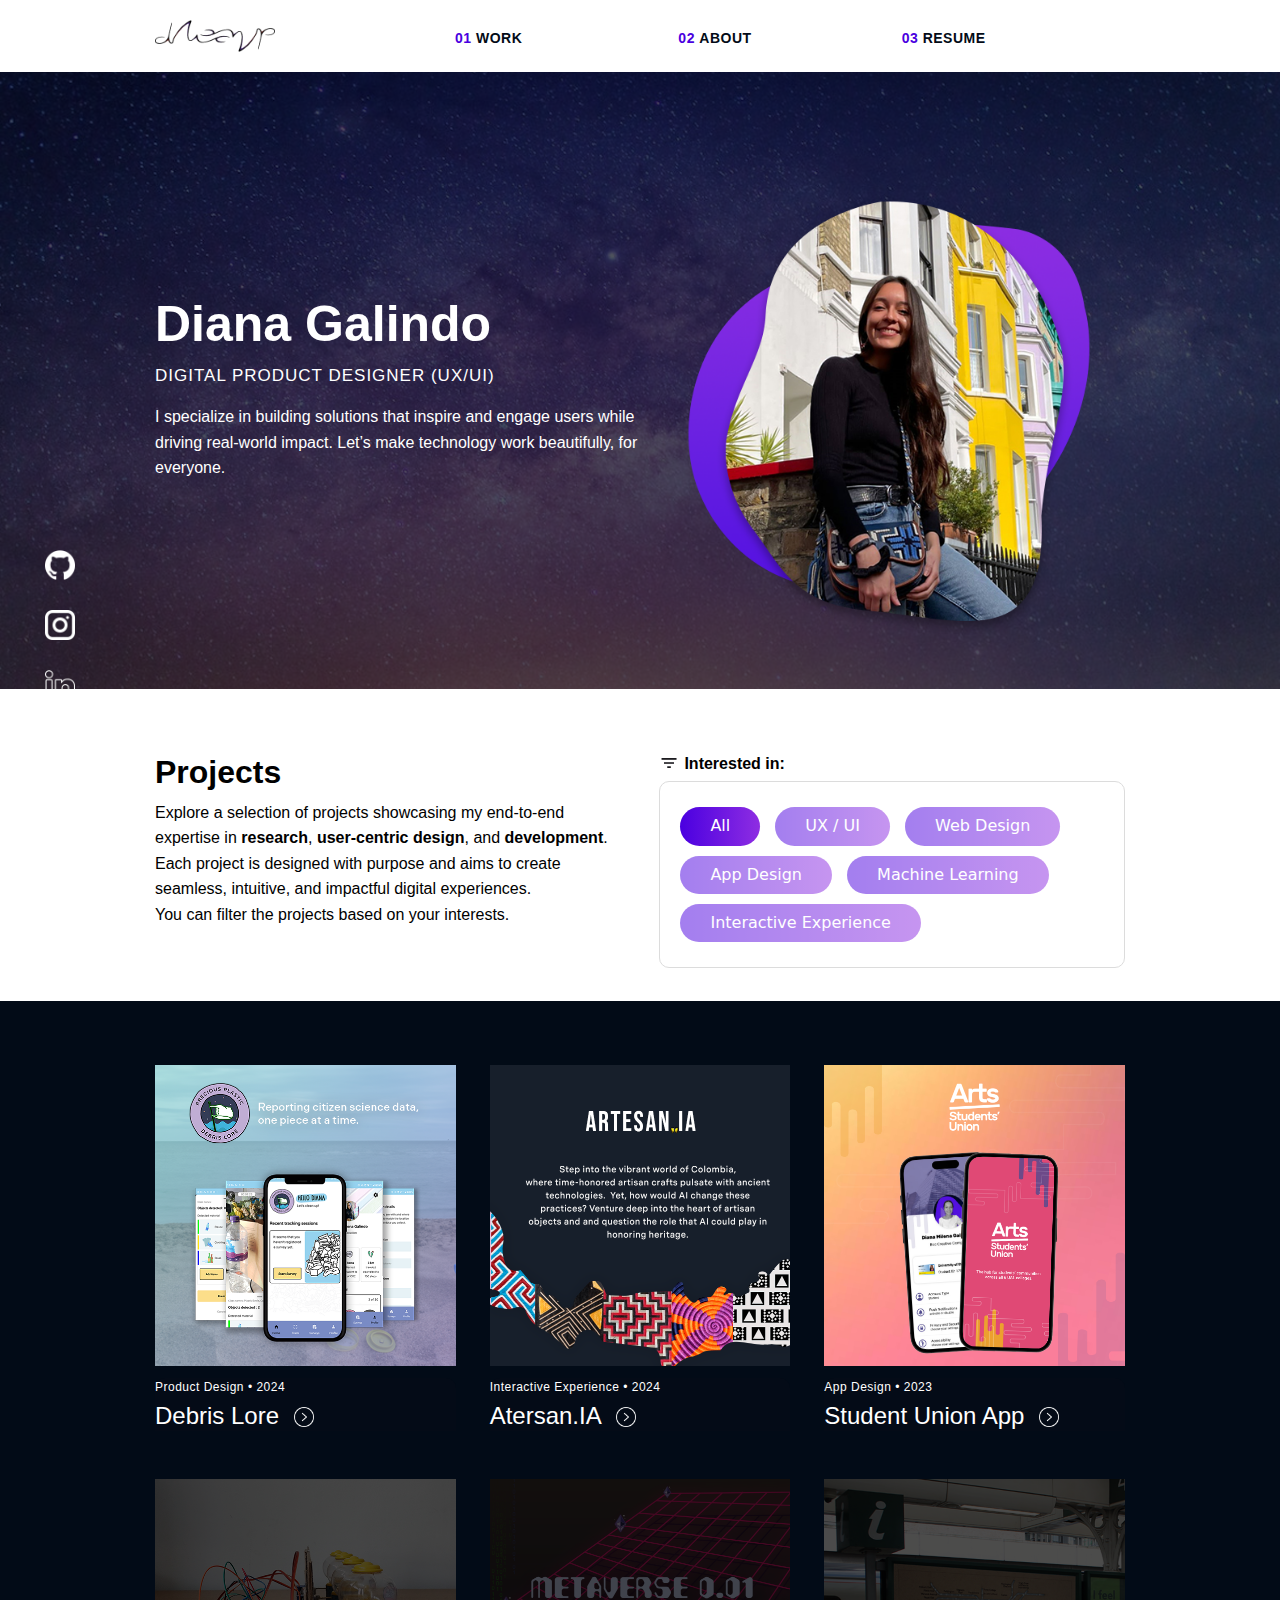
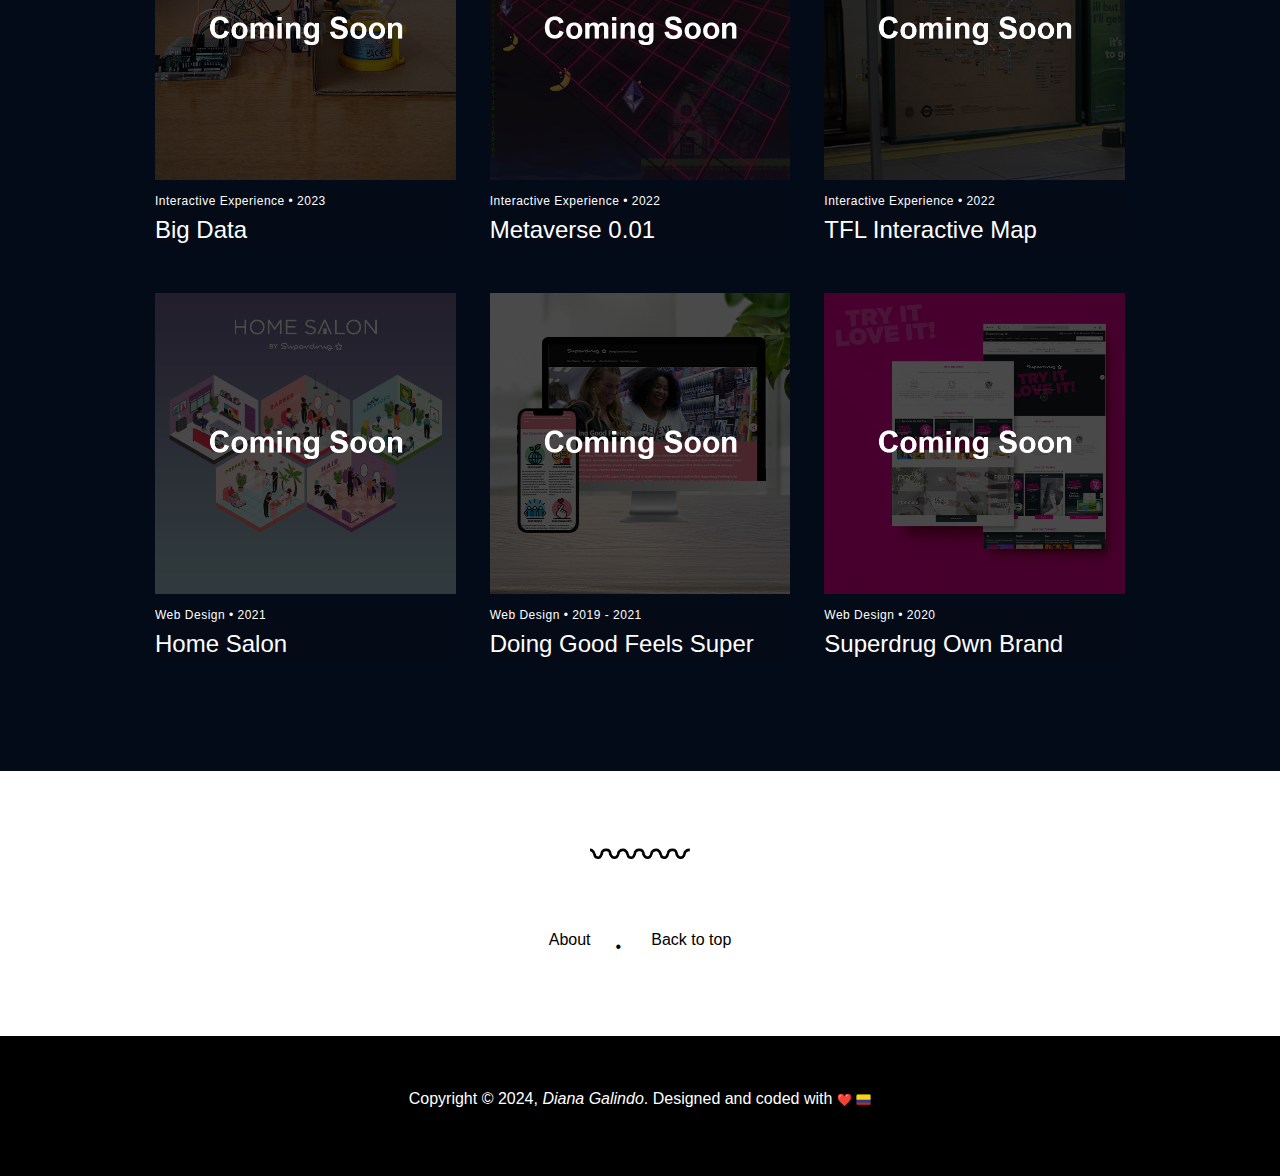
<file: index.html>
<!DOCTYPE html>
<html lang="en-GB">

<!-- HTML Header -->

<head>
    <!-- Load Global JavaScript -->
    <script src="script.js"></script>
    <script>addHTMLhead('Diana Galindo', 'Diana Galindo portfolio homepage', '');</script>

    <!-- Navigation dropdown necessary scripts-->
    <script integrity="sha384-q8i/X+965DzO0rT7abK41JStQIAqVgRVzpbzo5smXKp4YfRvH+8abtTE1Pi6jizo"
        crossorigin="anonymous"></script>
    <script src="https://code.jquery.com/jquery-3.3.1.slim.min.js"
        integrity="sha384-q8i/X+965DzO0rT7abK41JStQIAqVgRVzpbzo5smXKp4YfRvH+8abtTE1Pi6jizo"
        crossorigin="anonymous"></script>
    <script src="https://cdn.jsdelivr.net/npm/popper.js@1.14.7/dist/umd/popper.min.js"
        integrity="sha384-UO2eT0CpHqdSJQ6hJty5KVphtPhzWj9WO1clHTMGa3JDZwrnQq4sF86dIHNDz0W1"
        crossorigin="anonymous"></script>
    <script src="https://cdn.jsdelivr.net/npm/bootstrap@4.3.1/dist/js/bootstrap.min.js"
        integrity="sha384-JjSmVgyd0p3pXB1rRibZUAYoIIy6OrQ6VrjIEaFf/nJGzIxFDsf4x0xIM+B07jRM"
        crossorigin="anonymous"></script>

    <!-- Toggle and animation for the navigation dropdown -->
    <script>
        $(document).ready(function () {
            $('.navbar_button').on('click', function () {
                $('.animated-icon').toggleClass('open');
            });
        });
    </script>
</head>

<body id="portfolio_homepage">
    <main>
        <!-- Homepage introduction section -->
        <section arial-label="Homepage. Diana's introduction" class="intro margin_fix_desktop">
            <header>
                <div id="global_nav">&nbsp;</div>
                <script>globalNav('')</script>
            </header>
            <div class="content-wrapper desktop_wrapper">
                <div class="intro-text">
                    <div class="flex-child">
                        <h1 class="white-text">Diana Galindo <!--<img src="images/Avatar_emoji.png" width="40px" alt="">--></h1>
                        <p class="subheader white-text">Digital Product Designer (UX/UI)</p>
                        <p class="white-text">I specialize in building solutions that inspire and engage users while driving real-world impact. Let’s make technology work beautifully, for everyone.
                    </div>
                    <div class="flex-child">
                        <img class="presentation-img" src="images/homepage-intro-image.png"
                            alt="Black and white photograph of Diana">
                    </div>

                </div>
            </div>
        </section>
        <div class="white-rectangle">&nbsp;</div>
        <!-- Homepage Projects Section -->
        <section id="portfolio_projects" class="sitewide_menu">
            <div class="flex-container content-wrapper desktop_wrapper margin-top">
                <div class="margin-bottom flex-desktop-child">
                    <h2>Projects</h2>
                    <p>Explore a selection of projects showcasing my end-to-end expertise in <strong>research</strong>, <strong>user-centric design</strong>, and <strong>development</strong>.
                    Each project is designed with purpose and aims to create seamless, intuitive, and impactful digital experiences. </br>You can filter the 
                    projects based on your interests.
                    </p>
                </div>
                <!-- Filter buttons/ example by W3 referenced in the script section-->
                <div class="flex-desktop-child">
                    <h3 class="filter_title"><img class="filter_img" src="/images/filter_black_icon.png" width="20px"
                            alt="">Interested in:</h3>
                    <div class="filter_by_container margin-bottom margin_fix_desktop">
                        <div id="project_filter">
                            <button arial-label="All Projects" class="btn_filter active"
                                onclick="applyfilter('all')">All</button>
                            <button aria-label="Creative Computing projects" class="btn_filter"
                                onclick="applyfilter('ux')">UX / UI</button>    
                            <button arial-label="Web design projects" class="btn_filter"
                                onclick="applyfilter('web')">Web Design</button>
                            <button aria-label="Creative Computing projects" class="btn_filter"
                                onclick="applyfilter('app')">App Design</button>
                            <button aria-label="Creative Computing projects" class="btn_filter"
                                onclick="applyfilter('ml')">Machine Learning</button>
                            <button aria-label="Creative Computing projects" class="btn_filter"
                                onclick="applyfilter('ie')">Interactive Experience</button>
                             
                        </div>
                    </div>
                </div>
            </div>


            <!-- Elements that will be filtered. A single element can belong to multiple categories -->
            <div class="margin-bottom general_background">
                <div class="filter_container content-wrapper desktop_wrapper">
                    <!-- Debris Lore -->
                    <div class="filter app ux ml all">
                        <a href="project-debris-lore/index.html">
                            <img src="Projects/images/portfolio-projects-debris-lore.png"
                                loading="lazy"
                                alt="Project: Debris Lore. Category: App Design, UX and UI design, Machine Learning. Year: 2024.">
                            <div class="project_headers">
                                <span>Product Design &#8226 2024</span>
                                <h3 class="white-text">Debris Lore</h3>
                                <img src="images/arrow-right.png" alt="">
                            </div>
                        </a>
                    </div>
                    <!-- Artesan-IA -->
                    <div class="filter ie ml all">
                        <a href="../project-artesan-ia/index.html">
                            <img src="Projects/images/portfolio-projects-artesan-ia.png"
                            loading="lazy"
                                alt="Project: Artesan.IA. Category: Interactive Experience, Machine Learning. Year: 2024.">
                            <div class="project_headers">
                                <span>Interactive Experience &#8226 2024</span>
                                <h3 class="white-text">Atersan.IA</h3>
                                <img src="images/arrow-right.png" alt="">
                            </div>
                        </a>
                    </div>
                    <!-- Owunstaya -->
                    <!-- <div class="filter web ux all">
                        <a href="#">
                            <img src="Projects/images/comingSoon_Owunstaya.png"
                            loading="lazy"
                                alt="Project: Owunstaya. Category: Web design, UX and UI design. Year: 2024.">
                            <div class="project_headers">
                                <span>Web Design &#8226 2024</span>
                                <h3 class="white-text">Owunstaya</h3>
                            </div>
                        </a>
                    </div> -->
                    <!-- Student Union App -->
                    <div class="filter app ux all">
                        <a href="../project-student-union-app/index.html">
                            <img src="Projects/images/portfolio-projects-student-union-app.png"
                            loading="lazy"
                                alt="Project: Student Union App. Category: App design, UX and UI design. Year: 2023.">
                            <div class="project_headers">
                                <span>App Design &#8226 2023</span>
                                <h3 class="white-text">Student Union App</h3>
                                <img src="images/arrow-right.png" alt="">
                            </div>
                        </a>
                    </div>
                    <!-- Big Data -->
                    <div class="filter ie all">
                        <a href="#">
                            <img src="Projects/images/comingSoon_BigData.png"
                            loading="lazy"
                                alt="Project: Big Data and the Self. Category: Interactive Experience. Year: 2023.">
                            <div class="project_headers">
                                <span>Interactive Experience &#8226 2023</span>
                                <h3 class="white-text">Big Data </h3>
                            </div>
                        </a>
                    </div>
                    <!-- Metaverse Project -->
                    <div class="filter ie">
                        <a href="#">
                        <img src="Projects/images/comingSoon_metaverse.png"
                        loading="lazy"
                            alt="Project: Metaverse 0.01. Category: Interactive Experience. Year: 2022.">
                        <div class="project_headers">
                            <span>Interactive Experience &#8226 2022</span>
                            <h3 class="white-text">Metaverse 0.01</h3>
                        </div>
                    </a>
                    </div>
                    <!-- TFL physical computing map Project -->
                    <div class="filter ie">
                        <a href="#">
                        <img src="Projects/images/comingSoon_physical.png"
                        loading="lazy"
                            alt="Project: TFL map. Category: Interactive Experience. Year: 2022.">
                        <div class="project_headers">
                            <span>Interactive Experience &#8226 2022</span>
                            <h3 class="white-text">TFL Interactive Map</h3>
                        </div>
                    </a>
                    </div>
                    <!-- Home Salon Project -->
                    <div class="filter web ux ie all">
                        <a href="#">
                            <img src="Projects/images/comingSoon_homeSalon.png"
                            loading="lazy"
                                alt="Project: Home Salon. Category: Web Design, UX and UI design, Interactive Experience. Year: 2021.">
                            <div class="project_headers">
                                <span>Web Design &#8226 2021</span>
                                <h3 class="white-text">Home Salon</h3>
                            </div>
                        </a>
                    </div>
                    <!-- DGFS superdrug project -->
                    <div class="filter web ux">
                        <a href="#">
                        <img src="Projects/images/comingSoon_DGFS.png"
                        loading="lazy"
                            alt="Project: Doing Good Feels Super. Category: Web Design, UX and UI Design. Year: 2019 - 2021.">
                        <div class="project_headers">
                            <span>Web Design &#8226 2019 - 2021</span>
                            <h3 class="white-text">Doing Good Feels Super</h3>
                        </div>
                        </a>
                    </div>
                    <!-- Superdrug Own Brand web design Project -->
                    <div class="filter web ux ">
                        <a href="#">
                        <img src="Projects/images/comingSoon_OwnBrand.png"
                        loading="lazy"
                            alt="Project: Superdrug Own Brand Landing Page. Category: Web design. Year: 2019.">
                        <div class="project_headers">
                            <span>Web Design &#8226 2020</span>
                            <h3 class="white-text">Superdrug Own Brand</h3>
                        </div>
                        </a>
                    </div>
                </div>
            </div>
        </section>

        <!-- Homepage About section -->
        <section arial-label="About me" id="about_me" class="about">
            <!-- <div class="content-wrapper about_content desktop_wrapper">
                <div class="left_side">
                    <p>Lorem ipsum, dolor sit amet consectetur adipisicing elit. Dolor vel aliquam quam deleniti harum
                        veniam,
                        architecto nobis optio necessitatibus sequi soluta dolores, non deserunt praesentium ex culpa
                        id,
                        laborum nisi.
                    </p>
                </div>
                <div class="right_side">
                    <p>Lorem ipsum, dolor sit amet consectetur adipisicing elit. Dolor vel aliquam quam deleniti harum
                        veniam,
                        architecto nobis optio necessitatibus sequi soluta dolores, non deserunt praesentium ex culpa
                        id,
                        laborum nisi.
                    </p>
                </div>
            </div>
            <div class="content-wrapper contact_cta desktop_wrapper">
                <div class="margin-bottom">
                    <a href="mailto:dianamilena24@gmail.com" class="contact_me">Contact me!</a>
                    <a href="Diana_CV_2022.pdf" target="_blank" class="resume">Resume</a>
                </div>
            </div> -->

            <!-- Divider and end of page menu -->
            <div class="end_menu">
                <div class="content-wrapper margin-bottom">
                    <img class="divider margin-bottom" src="images/divider-black.png" width="10px" alt="">
                    <span><a href="Projects/portfolio_projects.html">About</a>&#8226</span>
                    <!-- <span><a href="Lab/portfolio_lab.html">Playground</a>&#8226</span> -->
                    <span><a href="#global_nav">Back to top</a></span>
                </div>
            </div>

            <!-- Homepage about section (bottom in mobile view, sticky to the left in desktop view) -->
            <section class="social_media general_background">
                <a href="https://github.com/DianaMGalindo" target="_blank"><img class="github"
                        src="images/github-logo.png" alt="Github logo. Go to Diana's profile."></a>
                <a href="https://www.instagram.com/diana_milenagc/" target="_blank"><img class="instagram"
                        src="images/instagram.png" alt="Instagram logo. Go to Diana's Instagram profile"></a>
                <a href="https://www.linkedin.com/in/galindo-diana/" target="_blank"><img class="linkedin"
                        src="images/linkedin.png" alt="Linkedin logo. Go to Diana's Linkedin profile"></a>
                <img class="social_deco" src="images/social_media_deco.png" alt="">
                <!--No alt text, as it is a decorative img-->
            </section>

        </section>
    </main>

    <!-- Loading global footer -->
    <footer id="globalFooter"></footer>
    <script>addFooter('');</script>

    <!-- Filter for projects/ Why is this script not working when it is placed on the global Script ???-->
    <!-- Reference: https://www.w3schools.com/howto/tryit.asp?filename=tryhow_js_filter_elements -->
    <script>
        applyfilter("all")
        function applyfilter(c) {
            var getFilter, i;
            getFilter = document.getElementsByClassName("filter");
            if (c == "all") c = "";
            //Add the 'show' class from the elements that were filtered. 
            //Remove the 'show' class from the elements that are not selected.
            for (i = 0; i < getFilter.length; i++) {
                removeClass(getFilter[i], "show");
                // why does it need to be greater than -1 ???
                if (getFilter[i].className.indexOf(c) > -1) addClass(getFilter[i], "show");
            }
        }

        //Show filtered elements (create addClass function)

        function addClass(element, name) {
            var i, arr1, arr2;
            arr1 = element.className.split(" ");
            arr2 = name.split(" ");

            for (i = 0; i < arr2.length; i++) {
                if (arr1.indexOf(arr2[i]) == -1) {
                    element.className += " " + arr2[i];
                }
            }
        }

        //Hide elements that are not selected

        function removeClass(element, name) {
            var i, arr1, arr2;
            arr1 = element.className.split(" ");
            arr2 = name.split(" ");

            for (i = 0; i < arr2.length; i++) {
                while (arr1.indexOf(arr2[i]) > -1) {
                    arr1.splice(arr1.indexOf(arr2[i]), 1);
                }
            }
            element.className = arr1.join(" ");
        }

        //Add the active class to the current filter button 

        var btnContainer = document.getElementById("project_filter");
        var btns = btnContainer.getElementsByClassName("btn_filter");
        for (var i = 0; i < btns.length; i++) {
            btns[i].addEventListener("click", function () {
                var current = document.getElementsByClassName("active");
                current[0].className = current[0].className.replace(" active", "");
                this.className += " active";
            });
        }

    </script>

</body>

</html>
</file>
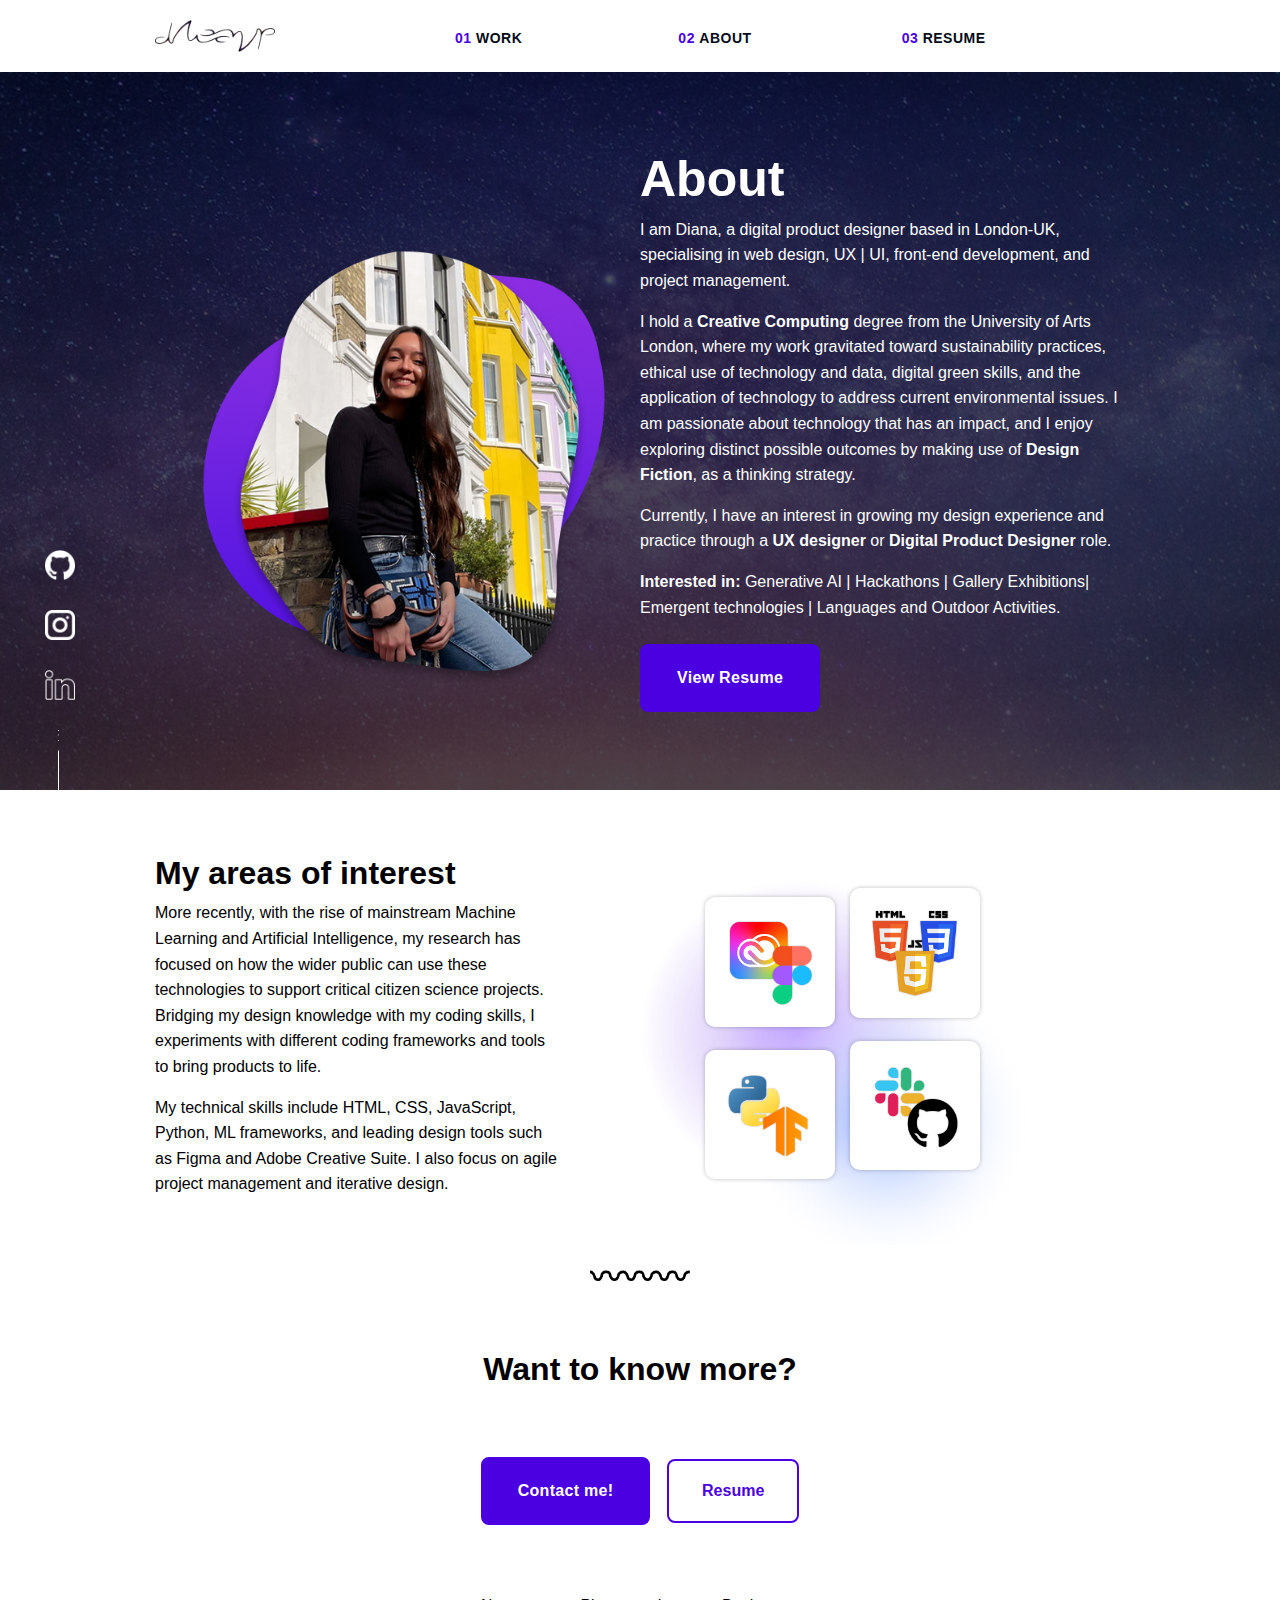
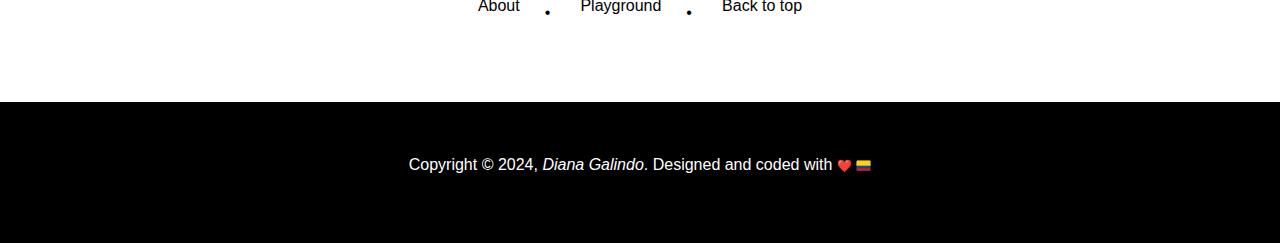
<file: About/index.html>
<!DOCTYPE html>
<html lang="en-GB">

<!-- HTML Header -->

<head>
    <!-- Load Global JavaScript -->
    <script src="../script.js"></script>
    <script>addHTMLhead('About', 'Diana Galindo about page', '../');</script>

    <!-- Navigation dropdown necessary scripts-->
    <script integrity="sha384-q8i/X+965DzO0rT7abK41JStQIAqVgRVzpbzo5smXKp4YfRvH+8abtTE1Pi6jizo"
        crossorigin="anonymous"></script>
    <script src="https://code.jquery.com/jquery-3.3.1.slim.min.js"
        integrity="sha384-q8i/X+965DzO0rT7abK41JStQIAqVgRVzpbzo5smXKp4YfRvH+8abtTE1Pi6jizo"
        crossorigin="anonymous"></script>
    <script src="https://cdn.jsdelivr.net/npm/popper.js@1.14.7/dist/umd/popper.min.js"
        integrity="sha384-UO2eT0CpHqdSJQ6hJty5KVphtPhzWj9WO1clHTMGa3JDZwrnQq4sF86dIHNDz0W1"
        crossorigin="anonymous"></script>
    <script src="https://cdn.jsdelivr.net/npm/bootstrap@4.3.1/dist/js/bootstrap.min.js"
        integrity="sha384-JjSmVgyd0p3pXB1rRibZUAYoIIy6OrQ6VrjIEaFf/nJGzIxFDsf4x0xIM+B07jRM"
        crossorigin="anonymous"></script>

    <!-- Toggle and animation for the navigation dropdown -->
    <script>
        $(document).ready(function () {
            $('.navbar_button').on('click', function () {
                $('.animated-icon').toggleClass('open');
            });
        });
    </script>
</head>

<body id="about_page">
    <main>
        <!-- About introduction section -->
        <section arial-label="Homepage. Diana's introduction" class="intro margin_fix_desktop">
            <header>
                <div id="global_nav">&nbsp;</div>
                <script>globalNav('../')</script>
            </header>
            <div class="content-wrapper desktop_wrapper">
                <div class="intro-text">
                    <div class="flex-child">
                        <h1 class="white-text">About<!--<img src="images/Avatar_emoji.png" width="40px" alt="">--></h1>
                        <p class="white-text">I am Diana, a digital product designer based in London-UK, specialising in web design, UX | UI, front-end development, and project management. </p>
                        <p class="white-text">I hold a <strong>Creative Computing</strong> degree from the University of Arts London, where my work gravitated toward sustainability practices, ethical use of 
                            technology and data, digital green skills, and the application of technology to address current environmental issues. I am passionate about 
                            technology that has an impact, and I enjoy exploring distinct possible outcomes by making use of <strong>Design Fiction</strong>, as a thinking strategy.</p>
                        <p class="white-text">Currently, I have an interest in growing my design experience and practice through a <strong>UX designer</strong> or <strong>Digital Product Designer</strong> role.</p>
                        <p class="white-text"><strong>Interested in: </strong>Generative AI | Hackathons | Gallery Exhibitions| Emergent technologies | Languages and Outdoor Activities.</p>    
                        <div class="contact_cta">
                            <div class="margin-bottom">
                                <a href="../Diana-Galindo-CV.pdf" target="_blank" class="general-active-cta">View Resume</a>
                            </div>
                        </div>
                    </div>
                    <div class="flex-child">
                        <img class="presentation-img" src="../images/homepage-intro-image.png"
                            alt="Black and white photograph of Diana">
                    </div>

                </div>
            </div>
        </section>
        <div class="white-rectangle">&nbsp;</div>

        <!-- My areas of interest -->
        <section arial-label="About me" class="interests">

            <div class="content-wrapper desktop_wrapper margin-top">
                <div class="flex-container">
                    <div class="flex-child margin-bottom">
                        <h2 class="black">My areas of interest</h2>
                        <p class="black">    
                            More recently, with the rise of mainstream Machine Learning and Artificial Intelligence, 
                            my research has focused on how the wider public can use these technologies to support
                            critical citizen science projects. Bridging my design knowledge with my coding skills,
                            I experiments with different coding frameworks and tools to bring products to life. 
                        </p>
                        <p class="black">My technical skills include HTML, CSS, JavaScript, Python, ML frameworks, 
                            and leading design tools such as Figma and Adobe Creative Suite.
                            I also focus on agile project management and iterative design.</p>    
                    </div>
                    <div class="interest-areas flex-child margin-bottom">
                        <img class="github interest-left" src="images/my-interests-design.png" alt="Github logo. Go to Diana's profile.">
                        <img class="github interest-right" src="images/my-interests-web-technologies.png" alt="Github logo. Go to Diana's profile.">
                        <img class="github interest-left" src="images/my-interests-programming.png" alt="Github logo. Go to Diana's profile.">
                        <img class="github interest-right" src="images/my-interests-project-management.png" alt="Github logo. Go to Diana's profile.">
                    </div>

                </div>
            </div>
            <!-- Divider and end of page menu -->
            <div class="end_menu">
                <div class="content-wrapper margin-bottom">
                    <img class="divider margin-bottom" src="../images/divider-black.png" width="10px" alt="">
                    <h2 class="black margin-bottom">Want to know more?</h2>
                    <div class="contact_cta margin-bottom">
                        <div class="margin-bottom">
                            <a href="mailto:dianamilena24@gmail.com" class="general-active-cta ">Contact me!</a>
                            <a href="../Diana-Galindo-CV.pdf" target="_blank" class="general-inactive-cta">Resume</a>
                        </div>
                    </div>
                    <span><a href="Projects/portfolio_projects.html">About</a>&#8226</span>
                    <span><a href="Lab/portfolio_lab.html">Playground</a>&#8226</span>
                    <span><a href="#global_nav">Back to top</a></span>
                </div>
            </div>

            <!-- Homepage about section (bottom in mobile view, sticky to the left in desktop view) -->
            <section class="social_media general_background">
                <a href="https://git.arts.ac.uk/17518357" target="_blank"><img class="github"
                        src="../images/github-logo.png" alt="Github logo. Go to Diana's profile."></a>
                <a href="https://www.instagram.com/diana_milenagc/" target="_blank"><img class="instagram"
                        src="../images/instagram.png" alt="Instagram logo. Go to Diana's Instagram profile"></a>
                <a href="https://www.linkedin.com/in/galindo-diana/" target="_blank"><img class="linkedin"
                        src="../images/linkedin.png" alt="Linkedin logo. Go to Diana's Linkedin profile"></a>
                <img class="social_deco" src="../images/social_media_deco.png" alt="">
                <!--No alt text, as it is a decorative img-->
            </section>

        </section>
    </main>

    <!-- Loading global footer -->
    <footer id="globalFooter"></footer>
    <script>addFooter('../');</script>

    <!-- Filter for projects/ Why is this script not working when it is placed on the global Script ???-->
    <!-- Reference: https://www.w3schools.com/howto/tryit.asp?filename=tryhow_js_filter_elements -->
    <script>
        applyfilter("all")
        function applyfilter(c) {
            var getFilter, i;
            getFilter = document.getElementsByClassName("filter");
            if (c == "all") c = "";
            //Add the 'show' class from the elements that were filtered. 
            //Remove the 'show' class from the elements that are not selected.
            for (i = 0; i < getFilter.length; i++) {
                removeClass(getFilter[i], "show");
                // why does it need to be greater than -1 ???
                if (getFilter[i].className.indexOf(c) > -1) addClass(getFilter[i], "show");
            }
        }

        //Show filtered elements (create addClass function)

        function addClass(element, name) {
            var i, arr1, arr2;
            arr1 = element.className.split(" ");
            arr2 = name.split(" ");

            for (i = 0; i < arr2.length; i++) {
                if (arr1.indexOf(arr2[i]) == -1) {
                    element.className += " " + arr2[i];
                }
            }
        }

        //Hide elements that are not selected

        function removeClass(element, name) {
            var i, arr1, arr2;
            arr1 = element.className.split(" ");
            arr2 = name.split(" ");

            for (i = 0; i < arr2.length; i++) {
                while (arr1.indexOf(arr2[i]) > -1) {
                    arr1.splice(arr1.indexOf(arr2[i]), 1);
                }
            }
            element.className = arr1.join(" ");
        }

        //Add the active class to the current filter button 

        var btnContainer = document.getElementById("project_filter");
        var btns = btnContainer.getElementsByClassName("btn_filter");
        for (var i = 0; i < btns.length; i++) {
            btns[i].addEventListener("click", function () {
                var current = document.getElementsByClassName("active");
                current[0].className = current[0].className.replace(" active", "");
                this.className += " active";
            });
        }

    </script>

</body>

</html>
</file>
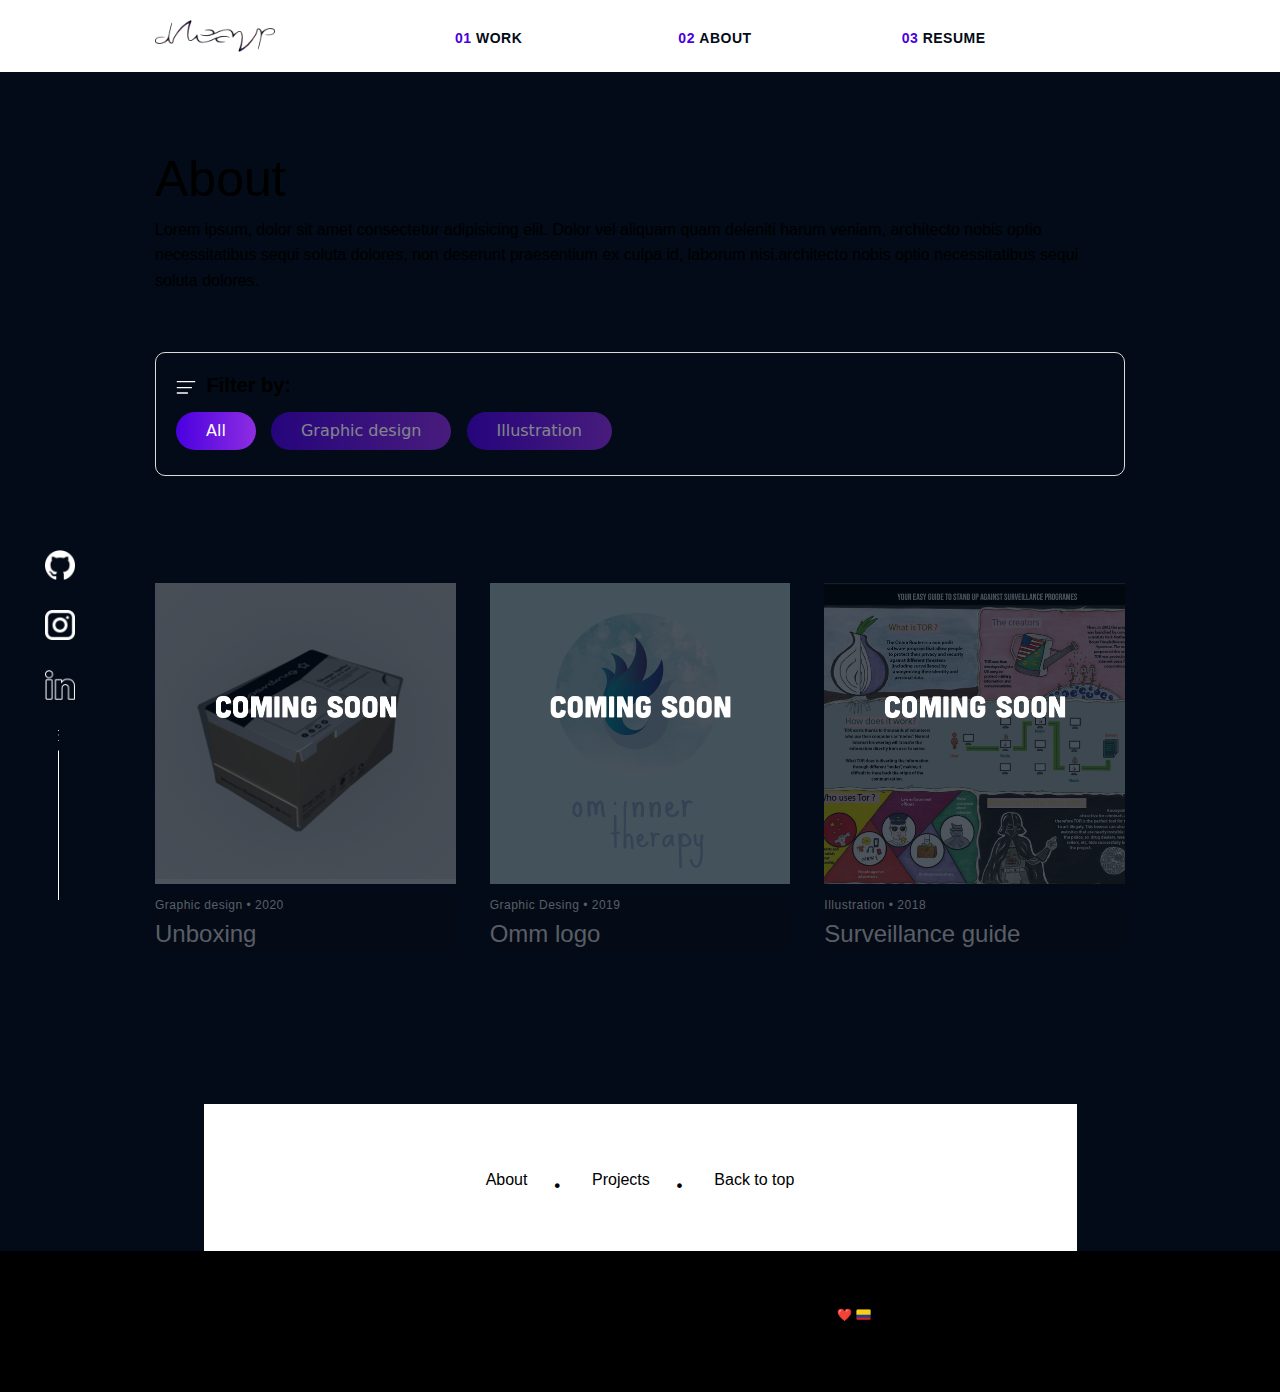
<file: Lab/portfolio_lab.html>
<!DOCTYPE html>
<html lang="en-GB">

<!-- HTML Header -->

<head>
    <!-- Load Global JavaScript -->
    <script src="../script.js"></script>
    <script>addHTMLhead('Lab', 'Diana Galindo Lab projects', '../');</script>

    <!-- Navigation dropdown necessary scripts-->
    <script integrity="sha384-q8i/X+965DzO0rT7abK41JStQIAqVgRVzpbzo5smXKp4YfRvH+8abtTE1Pi6jizo"
        crossorigin="anonymous"></script>
    <script src="https://code.jquery.com/jquery-3.3.1.slim.min.js"
        integrity="sha384-q8i/X+965DzO0rT7abK41JStQIAqVgRVzpbzo5smXKp4YfRvH+8abtTE1Pi6jizo"
        crossorigin="anonymous"></script>
    <script src="https://cdn.jsdelivr.net/npm/popper.js@1.14.7/dist/umd/popper.min.js"
        integrity="sha384-UO2eT0CpHqdSJQ6hJty5KVphtPhzWj9WO1clHTMGa3JDZwrnQq4sF86dIHNDz0W1"
        crossorigin="anonymous"></script>
    <script src="https://cdn.jsdelivr.net/npm/bootstrap@4.3.1/dist/js/bootstrap.min.js"
        integrity="sha384-JjSmVgyd0p3pXB1rRibZUAYoIIy6OrQ6VrjIEaFf/nJGzIxFDsf4x0xIM+B07jRM"
        crossorigin="anonymous"></script>

    <!-- Toggle and animation for the navigation dropdown -->
    <script>
        $(document).ready(function () {
            $('.navbar_button').on('click', function () {
                $('.animated-icon').toggleClass('open');
            });
        });
    </script>
</head>

<body id="portfolio_projects" class="general_background sitewide_menu">
    <main>
        <section>
            <!-- Global navigation menu -->
            <header>
                <div id="global_nav">&nbsp;</div>
                <script>globalNav('../')</script>
            </header>
            <div class="content-wrapper desktop_wrapper">
                <div class="margin-bottom margin_fix_desktop">
                    <h1>About</h1>
                    <p>Lorem ipsum, dolor sit amet consectetur adipisicing elit. Dolor vel aliquam quam deleniti harum
                        veniam,
                        architecto nobis optio necessitatibus sequi soluta dolores, non deserunt praesentium ex culpa
                        id,
                        laborum nisi.architecto nobis optio necessitatibus sequi soluta dolores.
                    </p>
                </div>
                <!-- Filter buttons/ example by W3 referenced in the script section-->
                <div class="filter_by_container margin-bottom margin_fix_desktop">
                    <h2><img class="filter_img" src="images/filter.png" width="20px" alt=""> Filter by:</h2>
                    <div id="project_filter">
                        <button arial-label="All Projects" class="btn_filter active" onclick="applyfilter('all')">All</button>
                        <button arial-label="Web design projects" class="btn_filter" onclick="applyfilter('graphic')">Graphic design</button>
                        <button aria-label="Creative Computing projects" class="btn_filter" onclick="applyfilter('illustration')">Illustration</button>
                    </div>
                </div>

                <!-- Elements that will be filtered. A single element can belong to multiple categories -->
                <div class="filter_container margin-bottom">
                    <!-- Box design -->
                    <div class="filter graphic project_inactive">
                        <img src="images/comingSoon_box_design.png" alt="Project: Superdrug Ecommerce box design. Category: Graphic design. Year: 2020.">
                        <div class="project_headers">
                            <span>Graphic design &#8226 2020</span>
                            <h3>Unboxing</h3>
                        </div>
                    </div>
                    <!-- Logo design -->
                    <div class="filter graphic project_inactive">
                        <img src="images/comingSoon_logo_design.png" alt="Project: Logo design for therapy business: Graphic Design. Year: 2019.">
                        <div class="project_headers">
                            <span>Graphic Desing &#8226 2019</span>
                            <h3>Omm logo</h3>
                        </div>
                    </div>
                    <!-- Surveillance project-->
                    <div class="filter illustration project_inactive">
                        <img src="images/comingSoon_surveillance.png" alt="Project: Your easy guide to surveillance. Category: Illustration. Year: 2018">
                        <div class="project_headers">
                            <span>Illustration &#8226 2018 </span>
                            <h3>Surveillance guide</h3>
                        </div>
                    </div>
                </div>

                <!-- Divider and end of page menu -->
                <div class="content-wrapper end_menu">
                    <div class="margin-bottom">
                        <img class="divider margin-bottom" src="../images/divider.png" width="10px" alt=""> <!--No alt text, as it is a decorative img-->
                        <span><a href="../index.html#about_me">About</a></span>&#8226
                        <span><a href="../Projects/portfolio_projects.html">Projects</a></span>&#8226
                        <span><a href="#global_nav">Back to top</a></span>
                    </div>
                </div>
            </div>
        </section>
        <!-- Homepage about section (bottom in mobile view, sticky to the left in desktop view) -->
        <section class="social_media margin-bottom">
            <a href="https://git.arts.ac.uk/17518357" target="_blank"><img class="github" src="../images/github-logo.png"
                    alt="Github logo. Go to Diana's profile."></a>
            <a href="https://www.instagram.com/diana_milenagc/" target="_blank"><img class="instagram"
                    src="../images/instagram.png" alt="Instagram logo. Go to Diana's Instagram profile"></a>
            <a href="https://www.linkedin.com/in/galindo-diana/" target="_blank"><img class="linkedin"
                    src="../images/linkedin.png" alt="Linkedin logo. Go to Diana's Linkedin profile"></a>
            <img class="social_deco" src="../images/social_media_deco.png" alt="">
            <!--No alt text, as it is a decorative img-->
        </section>
    </main>


    <!-- Loading global footer -->
    <footer id="globalFooter"></footer>
    <script>addFooter('../');</script>

    <!-- Filter for projects/ Why is this script not working when it is placed on the global Script ???-->
    <!-- Reference: https://www.w3schools.com/howto/tryit.asp?filename=tryhow_js_filter_elements -->
    <script>
        applyfilter("all")
        function applyfilter(c) {
            var getFilter, i;
            getFilter = document.getElementsByClassName("filter");
            if (c == "all") c = "";
            //Add the 'show' class from the elements that were filtered. 
            //Remove the 'show' class from the elements that are not selected.
            for (i = 0; i < getFilter.length; i++) {
                removeClass(getFilter[i], "show");
                // why does it need to be greater than -1 ???
                if (getFilter[i].className.indexOf(c) > -1) addClass(getFilter[i], "show");
            }
        }

        //Show filtered elements (create addClass function)

        function addClass(element, name) {
            var i, arr1, arr2;
            arr1 = element.className.split(" ");
            arr2 = name.split(" ");

            for (i = 0; i < arr2.length; i++) {
                if (arr1.indexOf(arr2[i]) == -1) {
                    element.className += " " + arr2[i];
                }
            }
        }

        //Hide elements that are not selected

        function removeClass(element, name) {
            var i, arr1, arr2;
            arr1 = element.className.split(" ");
            arr2 = name.split(" ");

            for (i = 0; i < arr2.length; i++) {
                while (arr1.indexOf(arr2[i]) > -1) {
                    arr1.splice(arr1.indexOf(arr2[i]), 1);
                }
            }
            element.className = arr1.join(" ");
        }

        //Add the active class to the current filter button 

        var btnContainer = document.getElementById("project_filter");
        var btns = btnContainer.getElementsByClassName("btn_filter");
        for (var i = 0; i < btns.length; i++) {
            btns[i].addEventListener("click", function () {
                var current = document.getElementsByClassName("active");
                current[0].className = current[0].className.replace(" active", "");
                this.className += " active";
            });
        }

    </script>

</body>

</html>
</file>
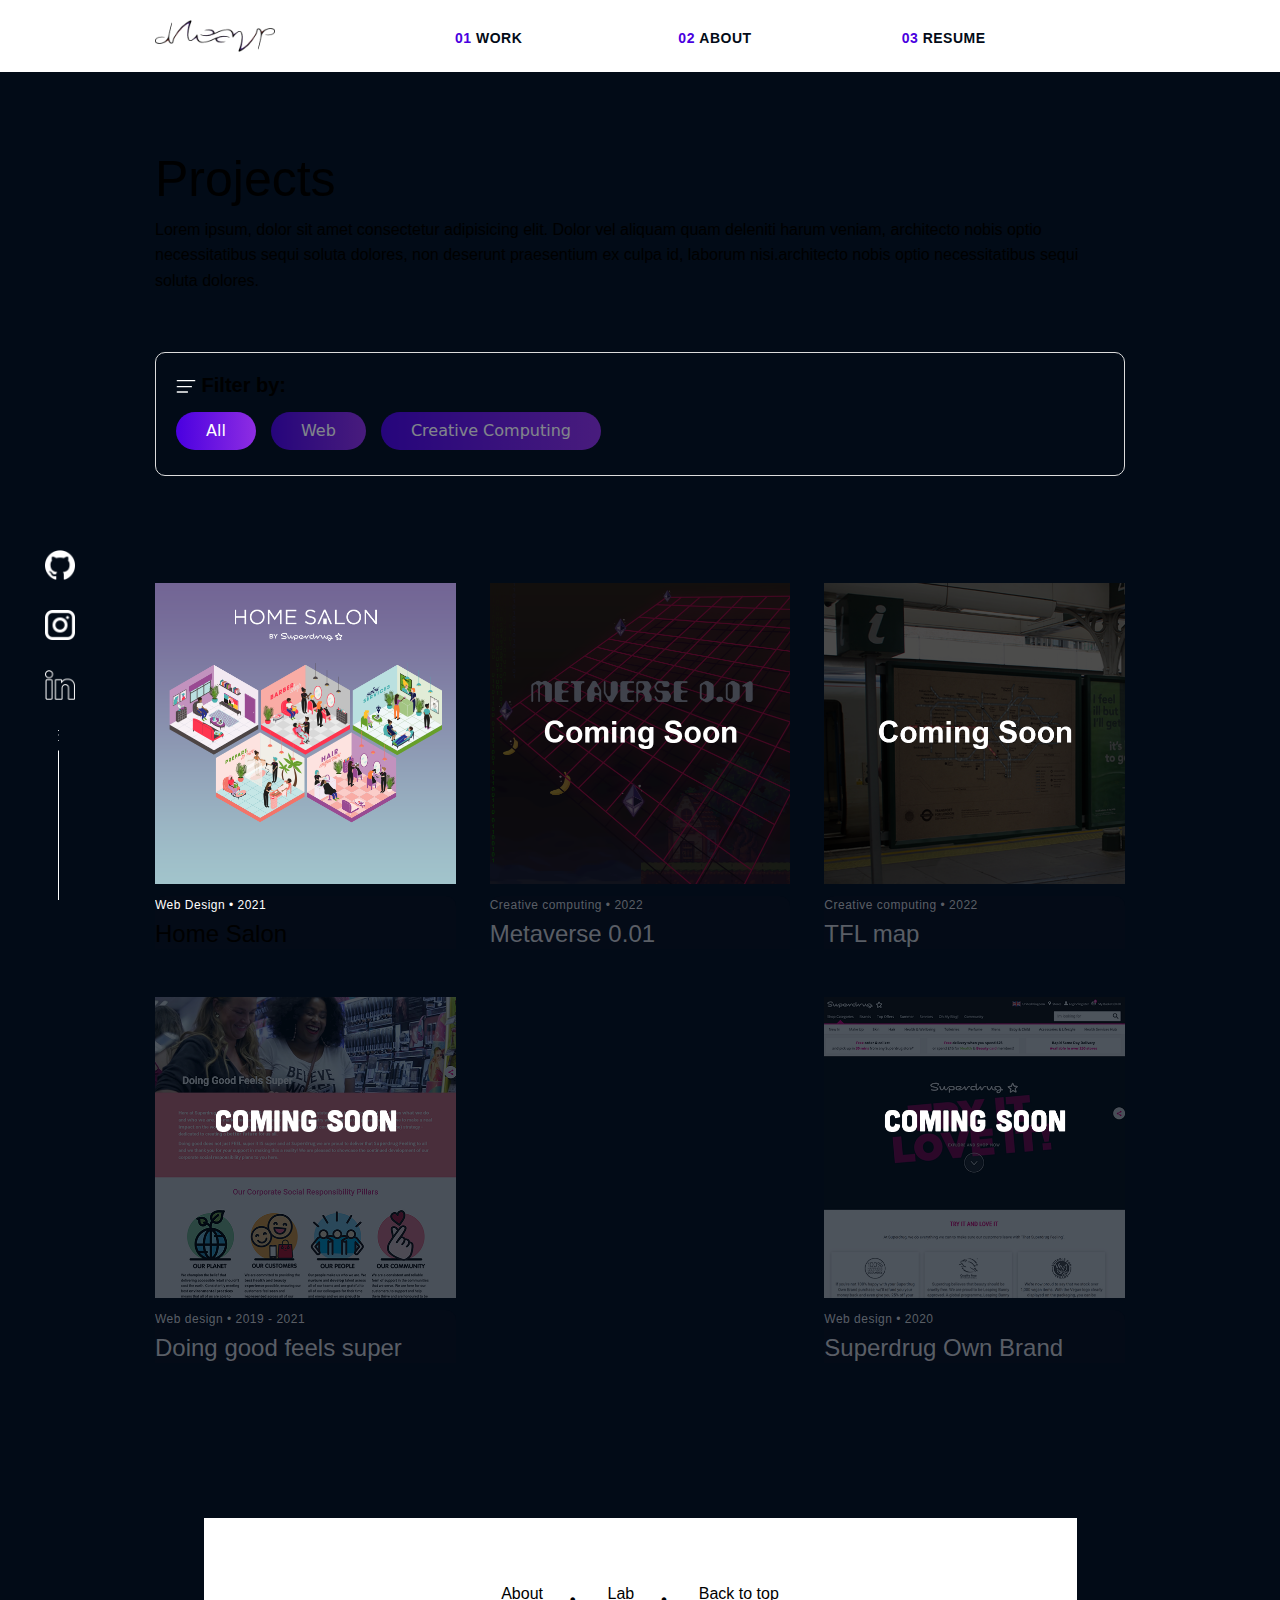
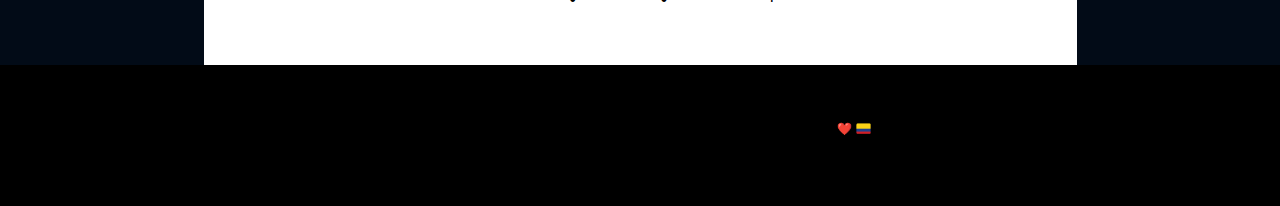
<file: Projects/portfolio_projects.html>
<!DOCTYPE html>
<html lang="en-GB">

<!-- HTML Header -->

<head>
    <!-- Load Global JavaScript -->
    <script src="../script.js"></script>
    <script>addHTMLhead('Projects', 'Diana Galindo projects', '../');</script>

    <!-- Navigation dropdown necessary scripts-->
    <script integrity="sha384-q8i/X+965DzO0rT7abK41JStQIAqVgRVzpbzo5smXKp4YfRvH+8abtTE1Pi6jizo"
        crossorigin="anonymous"></script>
    <script src="https://code.jquery.com/jquery-3.3.1.slim.min.js"
        integrity="sha384-q8i/X+965DzO0rT7abK41JStQIAqVgRVzpbzo5smXKp4YfRvH+8abtTE1Pi6jizo"
        crossorigin="anonymous"></script>
    <script src="https://cdn.jsdelivr.net/npm/popper.js@1.14.7/dist/umd/popper.min.js"
        integrity="sha384-UO2eT0CpHqdSJQ6hJty5KVphtPhzWj9WO1clHTMGa3JDZwrnQq4sF86dIHNDz0W1"
        crossorigin="anonymous"></script>
    <script src="https://cdn.jsdelivr.net/npm/bootstrap@4.3.1/dist/js/bootstrap.min.js"
        integrity="sha384-JjSmVgyd0p3pXB1rRibZUAYoIIy6OrQ6VrjIEaFf/nJGzIxFDsf4x0xIM+B07jRM"
        crossorigin="anonymous"></script>

    <!-- Toggle and animation for the navigation dropdown -->
    <script>
        $(document).ready(function () {
            $('.navbar_button').on('click', function () {
                $('.animated-icon').toggleClass('open');
            });
        });
    </script>
</head>

<body id="portfolio_projects" class="general_background sitewide_menu">
    <main>
        <section>
            <!-- Global navigation menu -->
            <header>
                <div id="global_nav">&nbsp;</div>
                <script>globalNav('../')</script>
            </header>
            <div class="content-wrapper desktop_wrapper">
                <div class="margin-bottom margin_fix_desktop">
                    <h1>Projects</h1>
                    <p>Lorem ipsum, dolor sit amet consectetur adipisicing elit. Dolor vel aliquam quam deleniti harum
                        veniam,
                        architecto nobis optio necessitatibus sequi soluta dolores, non deserunt praesentium ex culpa
                        id,
                        laborum nisi.architecto nobis optio necessitatibus sequi soluta dolores.
                    </p>
                </div>
                <!-- Filter buttons/ example by W3 referenced in the script section-->
                <div class="filter_by_container margin-bottom margin_fix_desktop">
                    <h2><img class="images/filter_img" src="images/filter.png" width="20px" alt=""> Filter by:</h2>
                    <div id="project_filter">
                        <button arial-label="All Projects" class="btn_filter active"
                            onclick="applyfilter('all')">All</button>
                        <button arial-label="Web design projects" class="btn_filter"
                            onclick="applyfilter('web')">Web</button>
                        <button aria-label="Creative Computing projects" class="btn_filter"
                            onclick="applyfilter('cc')">Creative Computing</button>
                    </div>
                </div>

                <!-- Elements that will be filtered. A single element can belong to multiple categories -->
                <div class="filter_container margin-bottom">
                    <!-- Home Salon Project -->
                    <div class="filter web all">
                        <a href="../project_homeSalon/index.html">
                            <img src="images/home_salon.png"
                                alt="Project: Home Salon. Category: Web design. Year: 2021.">
                            <div class="project_headers">
                                <span>Web Design &#8226 2021</span>
                                <h3>Home Salon</h3>
                            </div>
                        </a>
                    </div>
                    <!-- Metaverse Project -->
                    <div class="filter cc project_inactive">
                        <img src="images/comingSoon_metaverse.png"
                            alt="Project: Metaverse 0.01. Category: Creative Computing. Year: 2022.">
                        <div class="project_headers">
                            <span>Creative computing &#8226 2022</span>
                            <h3>Metaverse 0.01</h3>
                        </div>
                    </div>
                    <!-- TFL physical computing map Project -->
                    <div class="filter cc project_inactive">
                        <img src="images/comingSoon_physical.png"
                            alt="Project: TFL map. Category: Creative Computing. Year: 2022.">
                        <div class="project_headers">
                            <span>Creative computing &#8226 2022</span>
                            <h3>TFL map</h3>
                        </div>
                    </div>
                    <!-- DGFS superdrug project -->
                    <div class="filter web project_inactive">
                        <img src="images/comingSoon_sdcsr.png"
                            alt="Project: Doing Good Feels Super. Category: Web design. Year: 2019 - 2021.">
                        <div class="project_headers">
                            <span>Web design &#8226 2019 - 2021</span>
                            <h3>Doing good feels super</h3>
                        </div>
                    </div>
                    <!-- Superdrug Own Brand web design Project -->
                    <div class="filter web project_inactive">
                        <img src="images/comingSoon_sdOwnbrand.png"
                            alt="Project: Superdrug Own Brand Landing Page. Category: Web design. Year: 2019.">
                        <div class="project_headers">
                            <span>Web design &#8226 2020</span>
                            <h3>Superdrug Own Brand</h3>
                        </div>
                    </div>
                </div>

                <!-- Divider and end of page menu -->
                <div class="content-wrapper end_menu">
                    <div class="margin-bottom">
                        <img class="divider margin-bottom" src="../images/divider.png" width="10px" alt="">
                        <!--No alt text, as it is a decorative img-->
                        <span><a href="../index.html#about_me">About</a></span>&#8226
                        <span><a href="../Lab/portfolio_lab.html">Lab</a></span>&#8226
                        <span><a href="#global_nav">Back to top</a></span>
                    </div>
                </div>
            </div>
        </section>
        <!-- Homepage about section (bottom in mobile view, sticky to the left in desktop view) -->
        <section class="social_media margin-bottom">
            <a href="https://git.arts.ac.uk/17518357" target="_blank"><img class="github" src="../images/github-logo.png"
                    alt="Github logo. Go to Diana's profile."></a>
            <a href="https://www.instagram.com/diana_milenagc/" target="_blank"><img class="instagram"
                    src="../images/instagram.png" alt="Instagram logo. Go to Diana's Instagram profile"></a>
            <a href="https://www.linkedin.com/in/galindo-diana/" target="_blank"><img class="linkedin"
                    src="../images/linkedin.png" alt="Linkedin logo. Go to Diana's Linkedin profile"></a>
            <img class="social_deco" src="../images/social_media_deco.png" alt="">
            <!--No alt text, as it is a decorative img-->
        </section>
    </main>


    <!-- Loading global footer -->
    <footer id="globalFooter"></footer>
    <script>addFooter('../');</script>

    <!-- Filter for projects/ Why is this script not working when it is placed on the global Script ???-->
    <!-- Reference: https://www.w3schools.com/howto/tryit.asp?filename=tryhow_js_filter_elements -->
    <script>
        applyfilter("all")
        function applyfilter(c) {
            var getFilter, i;
            getFilter = document.getElementsByClassName("filter");
            if (c == "all") c = "";
            //Add the 'show' class from the elements that were filtered. 
            //Remove the 'show' class from the elements that are not selected.
            for (i = 0; i < getFilter.length; i++) {
                removeClass(getFilter[i], "show");
                // why does it need to be greater than -1 ???
                if (getFilter[i].className.indexOf(c) > -1) addClass(getFilter[i], "show");
            }
        }

        //Show filtered elements (create addClass function)

        function addClass(element, name) {
            var i, arr1, arr2;
            arr1 = element.className.split(" ");
            arr2 = name.split(" ");

            for (i = 0; i < arr2.length; i++) {
                if (arr1.indexOf(arr2[i]) == -1) {
                    element.className += " " + arr2[i];
                }
            }
        }

        //Hide elements that are not selected

        function removeClass(element, name) {
            var i, arr1, arr2;
            arr1 = element.className.split(" ");
            arr2 = name.split(" ");

            for (i = 0; i < arr2.length; i++) {
                while (arr1.indexOf(arr2[i]) > -1) {
                    arr1.splice(arr1.indexOf(arr2[i]), 1);
                }
            }
            element.className = arr1.join(" ");
        }

        //Add the active class to the current filter button 

        var btnContainer = document.getElementById("project_filter");
        var btns = btnContainer.getElementsByClassName("btn_filter");
        for (var i = 0; i < btns.length; i++) {
            btns[i].addEventListener("click", function () {
                var current = document.getElementsByClassName("active");
                current[0].className = current[0].className.replace(" active", "");
                this.className += " active";
            });
        }

    </script>

</body>

</html>
</file>
